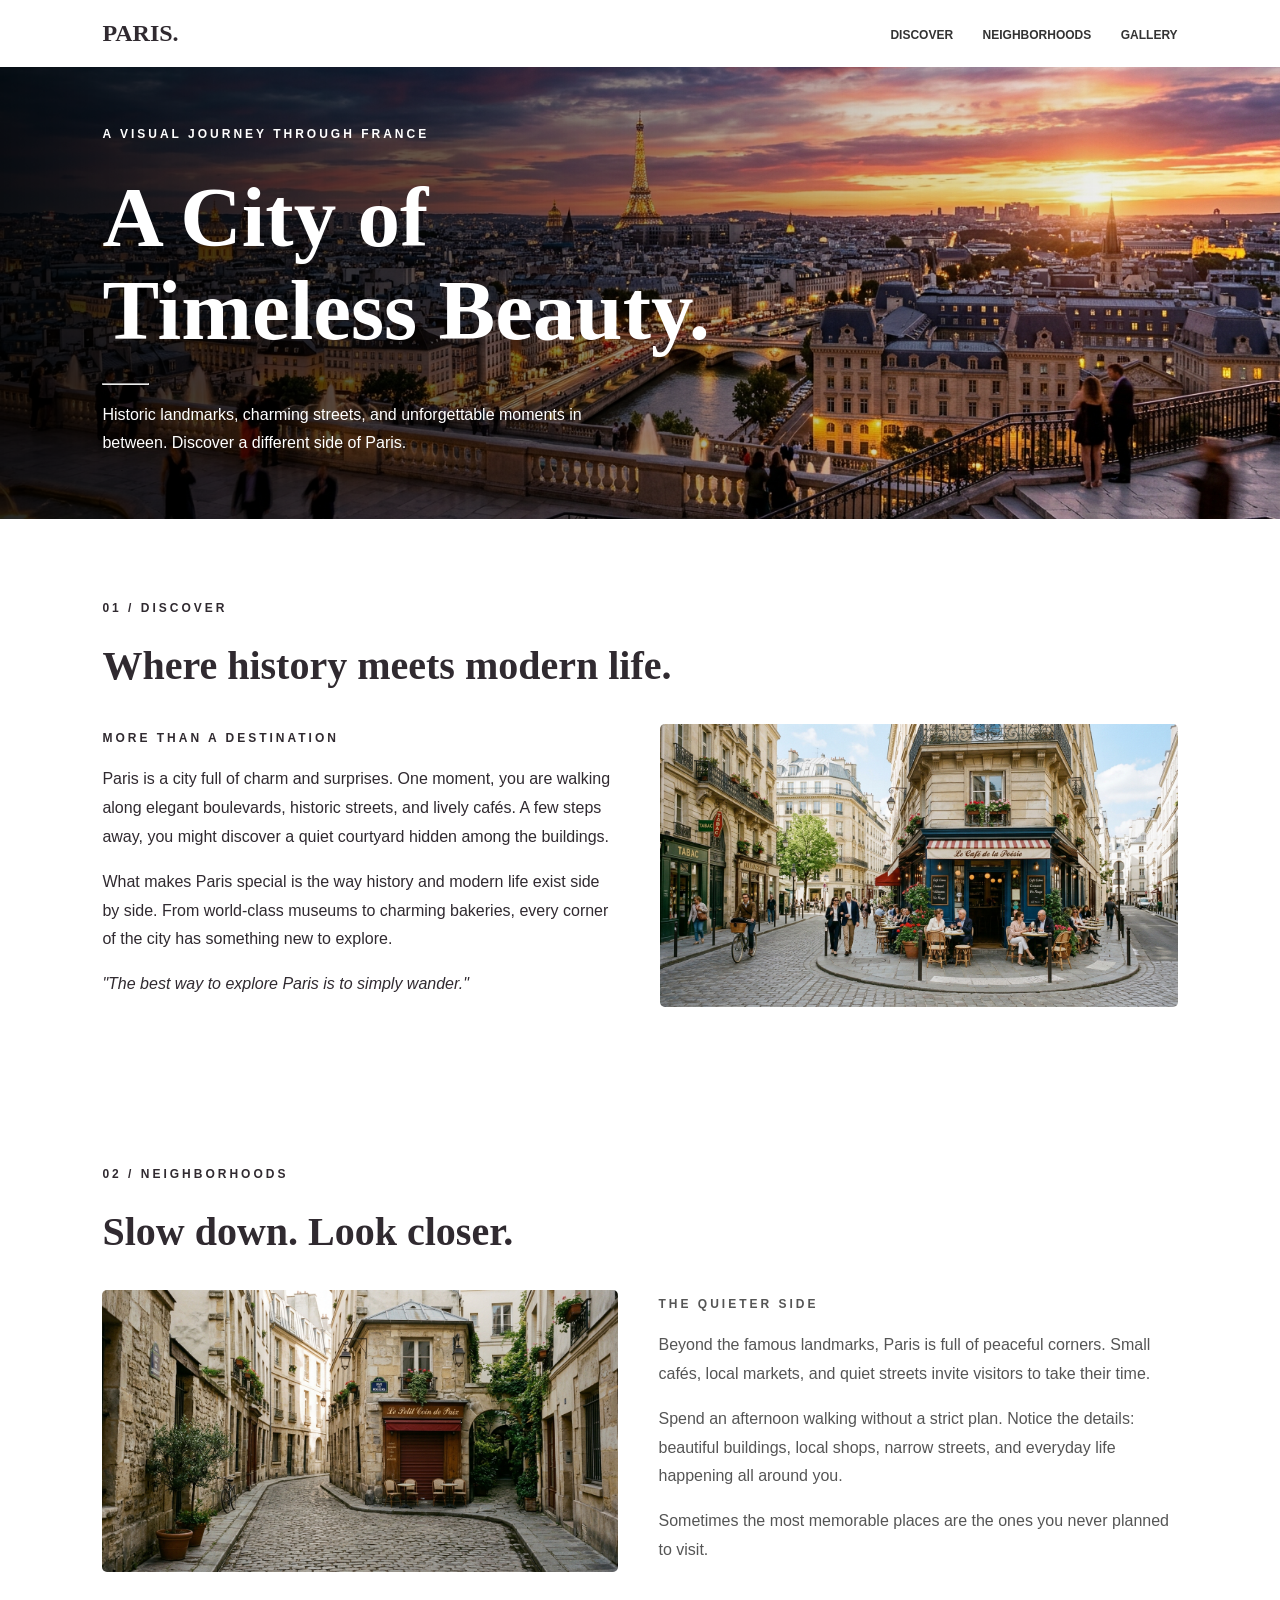
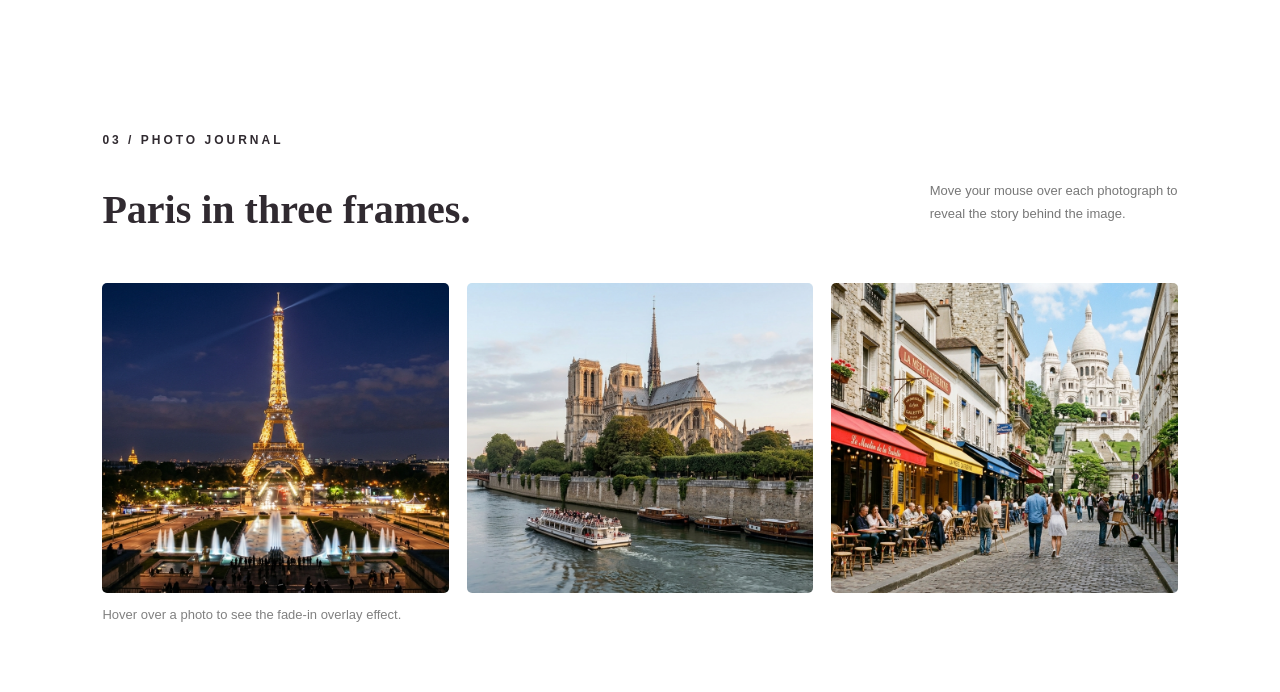
<file: paris_travel1/index.html>
<!DOCTYPE html>
<html lang="en">
<head>
    <meta charset="UTF-8">
    <meta name="viewport" content="width=device-width, initial-scale=1.0">
    <title>Paris | Travel Journal</title>
    <link rel="stylesheet" href="style.css">
</head>

<body>
    <!-- Navigation -->
    <div class="nav">
        <h2>PARIS.</h2>
        <div>
            <a href="#discover">DISCOVER</a>
            <a href="#neighborhoods">NEIGHBORHOODS</a>
            <a href="#gallery">GALLERY</a>
        </div>
    </div>

    <!-- Hero -->
    <div class="hero">
        <div class="hero-content">
            <p class="small">A VISUAL JOURNEY THROUGH FRANCE</p>
            <h1>A City of<br>Timeless Beauty.</h1>
            <hr width="45" align="left">
            <p>
                Historic landmarks, charming streets, and unforgettable moments in<br>
                between. Discover a different side of Paris.
            </p>
        </div>
    </div>

    <!-- Discover -->
    <div class="content" id="discover">
        <p class="small">01 / DISCOVER</p>
        <h1>Where history meets modern life.</h1>

        <div class="columns">
            <div class="left">
                <p class="small">MORE THAN A DESTINATION</p>
                <p>
                    Paris is a city full of charm and surprises.
                    One moment, you are walking along elegant boulevards,
                    historic streets, and lively caf&eacute;s. A few
                    steps away, you might discover a quiet courtyard
                    hidden among the buildings.
                </p>
                <p>
                    What makes Paris special is the way history and
                    modern life exist side by side. From world-class museums
                    to charming bakeries, every corner of the city
                    has something new to explore.
                </p>
                <p><i>"The best way to explore Paris is to simply wander."</i></p>
            </div>
            <div class="right">
                <img src="paris2.jpg" alt="Paris cityscape">
            </div>
        </div>
    </div>

    <!-- Neighborhoods -->
    <div class="neighborhoods" id="neighborhoods">
        <p class="small">02 / NEIGHBORHOODS</p>
        <h1>Slow down. Look closer.</h1>

        <div class="neighborhood-content">
            <img src="paris3.jpg" alt="A charming Paris street">
            <div class="neighborhood-text">
                <p class="small">THE QUIETER SIDE</p>
                <p>
                    Beyond the famous landmarks,
                    Paris is full of peaceful corners. Small caf&eacute;s,
                    local markets, and quiet streets invite
                    visitors to take their time.
                </p>
                <p>
                    Spend an afternoon walking without a strict plan.
                    Notice the details: beautiful buildings, local shops,
                    narrow streets, and everyday life happening all
                    around you.
                </p>
                <p>
                    Sometimes the most memorable places are the ones
                    you never planned to visit.
                </p>
            </div>
        </div>
    </div>

    <!-- Photo Journal -->
    <div class="gallery" id="gallery">
        <p class="small">03 / PHOTO JOURNAL</p>
        <div class="gallery-header">
            <h1>Paris in three frames.</h1>
            <p>
                Move your mouse over each photograph to<br>
                reveal the story behind the image.
            </p>
        </div>

        <div class="photos">
            <div class="photo">
                <img src="paris4.jpg" alt="Eiffel Tower glowing at night">
                <div class="photo-overlay">
                    <div class="photo-text">
                        <b>City Lights</b><br>
                        The romance of Paris.
                    </div>
                </div>
            </div>

            <div class="photo">
                <img src="paris5.jpg" alt="Notre-Dame Cathedral beside the Seine">
                <div class="photo-overlay">
                    <div class="photo-text">
                        <b>Notre-Dame</b><br>
                        A timeless masterpiece.
                    </div>
                </div>
            </div>

            <div class="photo">
                <img src="paris6.jpg" alt="Caf��s and streets in Montmartre">
                <div class="photo-overlay">
                    <div class="photo-text">
                        <b>Montmartre</b><br>
                        Art, culture, and charm.
                    </div>
                </div>
            </div>
        </div>

        <p class="gallery-note">
            Hover over a photo to see the fade-in overlay effect.
        </p>
    </div>
</file>
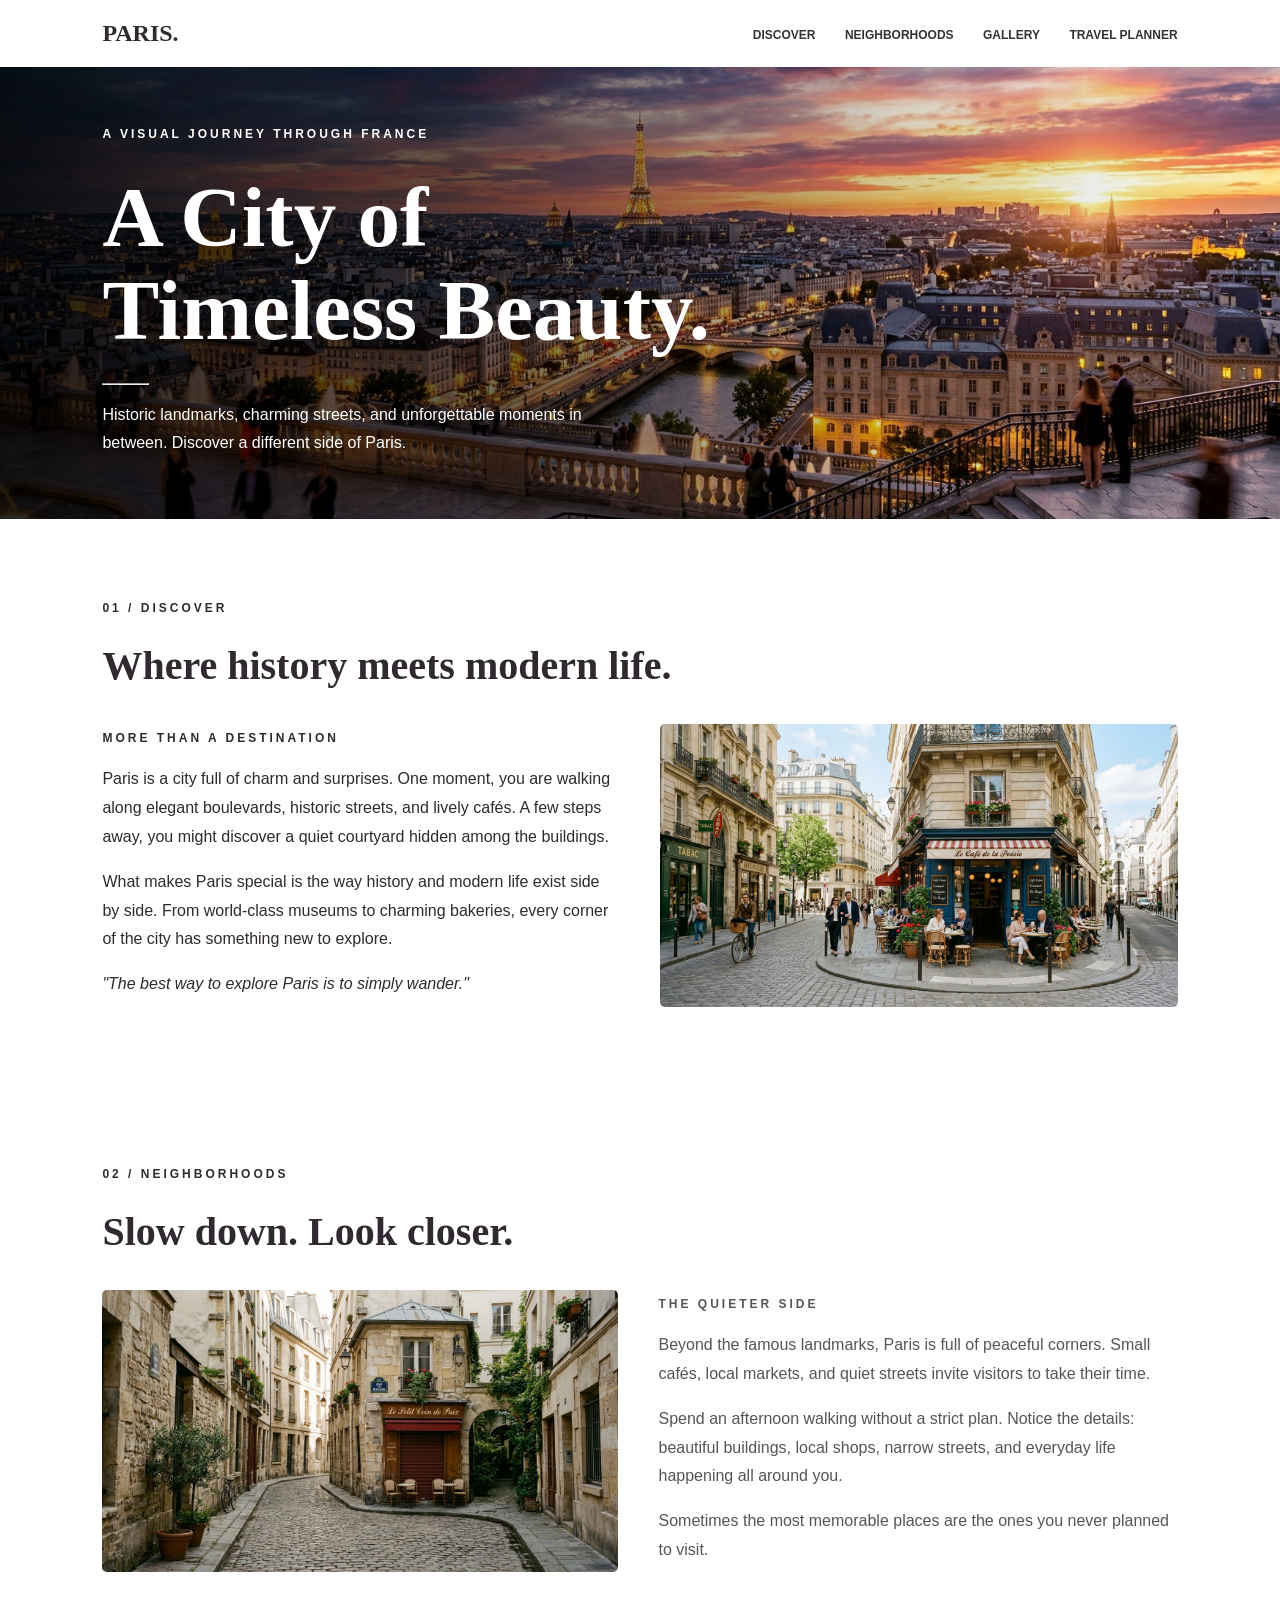
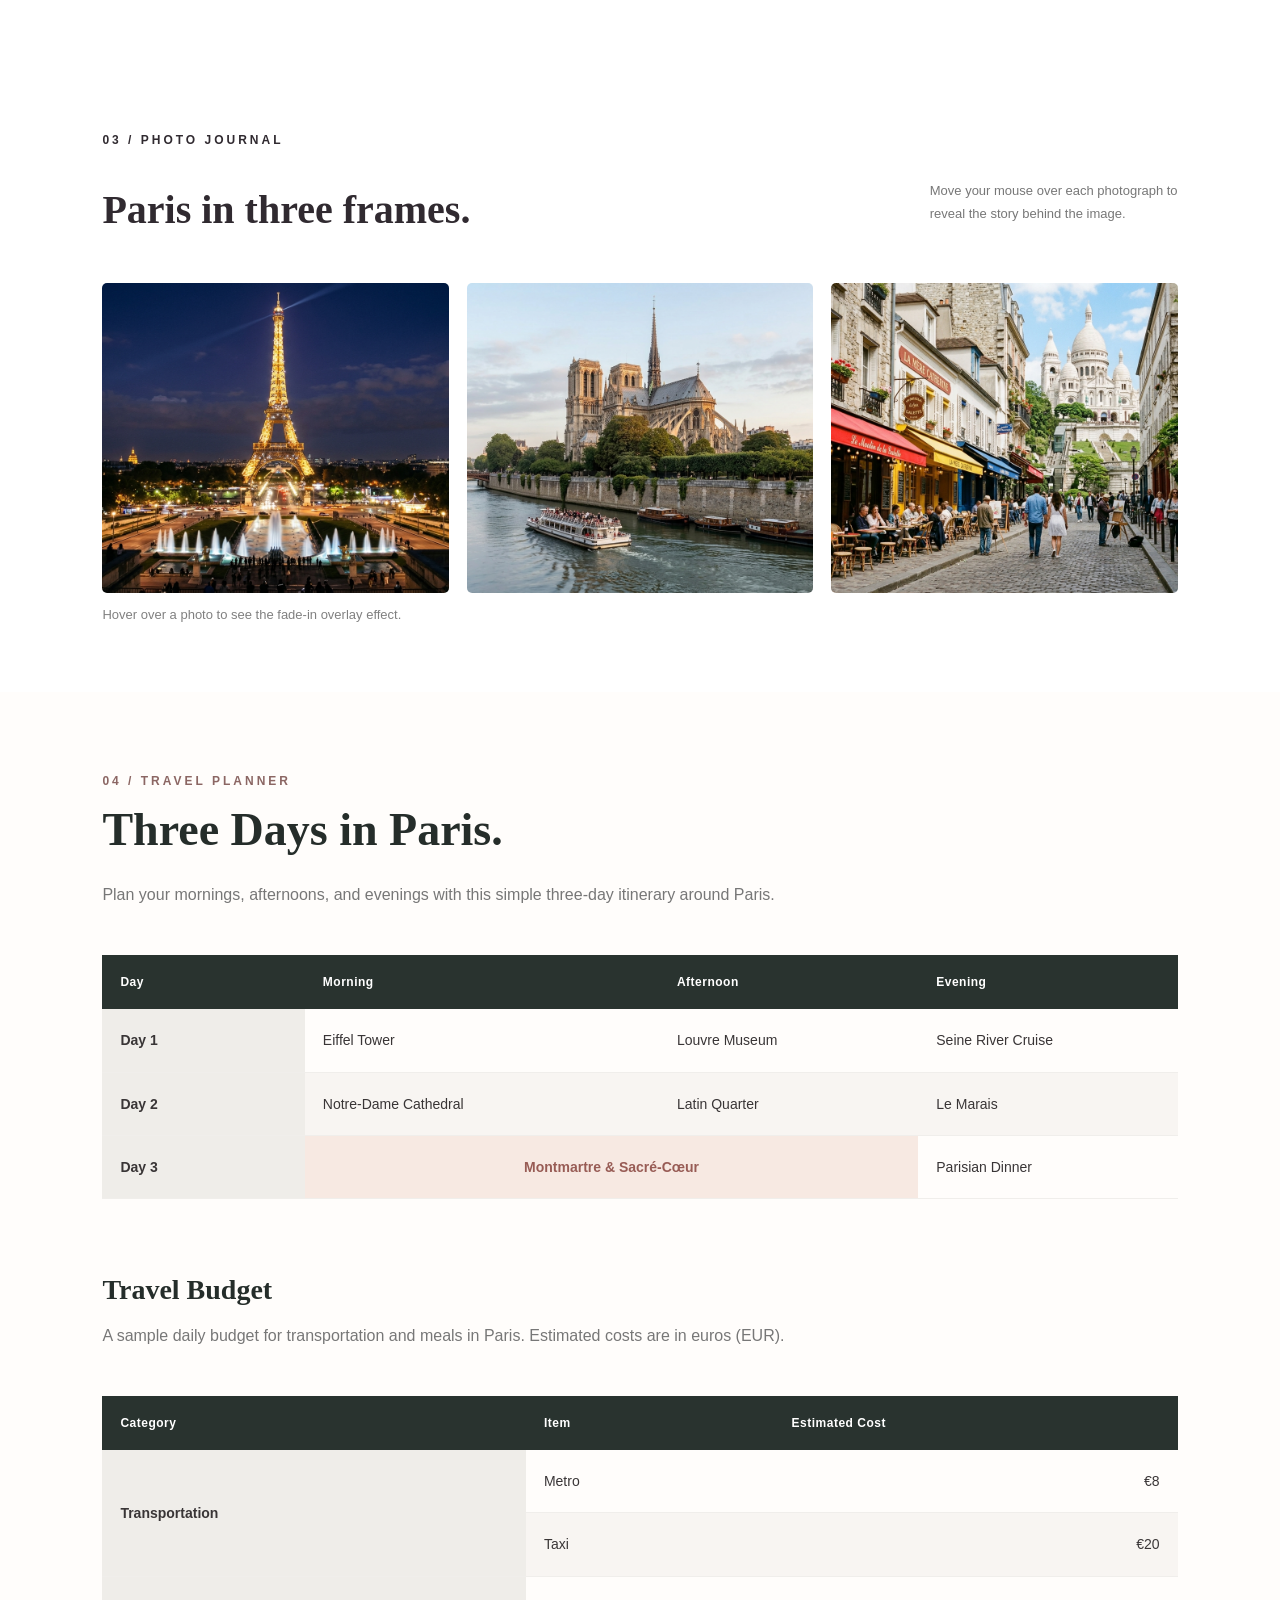
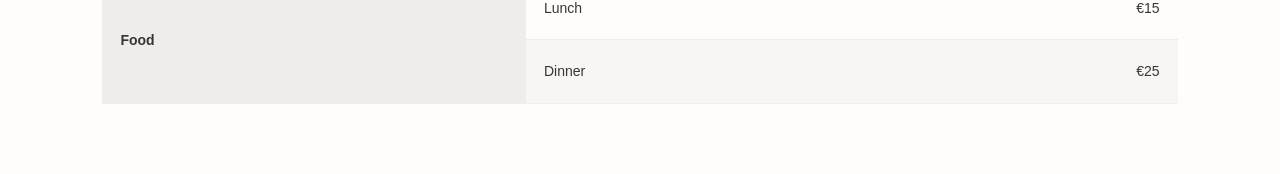
<file: paris_travel2/index.html>
<!DOCTYPE html>
<html lang="en">
<head>
    <meta charset="UTF-8">
    <meta name="viewport" content="width=device-width, initial-scale=1.0">
    <title>Paris | Travel Journal</title>
    <link rel="stylesheet" href="style.css">
</head>

<body>
    <!-- Navigation -->
    <div class="nav">
        <h2>PARIS.</h2>
        <div>
            <a href="#discover">DISCOVER</a>
            <a href="#neighborhoods">NEIGHBORHOODS</a>
            <a href="#gallery">GALLERY</a>
            <a href="#travel-planner">TRAVEL PLANNER</a>
        </div>
    </div>

    <!-- Hero -->
    <div class="hero">
        <div class="hero-content">
            <p class="small">A VISUAL JOURNEY THROUGH FRANCE</p>
            <h1>A City of<br>Timeless Beauty.</h1>
            <hr width="45" align="left">
            <p>
                Historic landmarks, charming streets, and unforgettable moments in<br>
                between. Discover a different side of Paris.
            </p>
        </div>
    </div>

    <!-- Discover -->
    <div class="content" id="discover">
        <p class="small">01 / DISCOVER</p>
        <h1>Where history meets modern life.</h1>

        <div class="columns">
            <div class="left">
                <p class="small">MORE THAN A DESTINATION</p>
                <p>
                    Paris is a city full of charm and surprises.
                    One moment, you are walking along elegant boulevards,
                    historic streets, and lively caf&eacute;s. A few
                    steps away, you might discover a quiet courtyard
                    hidden among the buildings.
                </p>
                <p>
                    What makes Paris special is the way history and
                    modern life exist side by side. From world-class museums
                    to charming bakeries, every corner of the city
                    has something new to explore.
                </p>
                <p><i>"The best way to explore Paris is to simply wander."</i></p>
            </div>
            <div class="right">
                <img src="paris2.jpg" alt="Paris cityscape">
            </div>
        </div>
    </div>

    <!-- Neighborhoods -->
    <div class="neighborhoods" id="neighborhoods">
        <p class="small">02 / NEIGHBORHOODS</p>
        <h1>Slow down. Look closer.</h1>

        <div class="neighborhood-content">
            <img src="paris3.jpg" alt="A charming Paris street">
            <div class="neighborhood-text">
                <p class="small">THE QUIETER SIDE</p>
                <p>
                    Beyond the famous landmarks,
                    Paris is full of peaceful corners. Small caf&eacute;s,
                    local markets, and quiet streets invite
                    visitors to take their time.
                </p>
                <p>
                    Spend an afternoon walking without a strict plan.
                    Notice the details: beautiful buildings, local shops,
                    narrow streets, and everyday life happening all
                    around you.
                </p>
                <p>
                    Sometimes the most memorable places are the ones
                    you never planned to visit.
                </p>
            </div>
        </div>
    </div>

    <!-- Photo Journal -->
    <div class="gallery" id="gallery">
        <p class="small">03 / PHOTO JOURNAL</p>
        <div class="gallery-header">
            <h1>Paris in three frames.</h1>
            <p>
                Move your mouse over each photograph to<br>
                reveal the story behind the image.
            </p>
        </div>

        <div class="photos">
            <div class="photo">
                <img src="paris4.jpg" alt="Eiffel Tower glowing at night">
                <div class="photo-overlay">
                    <div class="photo-text">
                        <b>City Lights</b><br>
                        The romance of Paris.
                    </div>
                </div>
            </div>

            <div class="photo">
                <img src="paris5.jpg" alt="Notre-Dame Cathedral beside the Seine">
                <div class="photo-overlay">
                    <div class="photo-text">
                        <b>Notre-Dame</b><br>
                        A timeless masterpiece.
                    </div>
                </div>
            </div>

            <div class="photo">
                <img src="paris6.jpg" alt="Caf��s and streets in Montmartre">
                <div class="photo-overlay">
                    <div class="photo-text">
                        <b>Montmartre</b><br>
                        Art, culture, and charm.
                    </div>
                </div>
            </div>
        </div>

        <p class="gallery-note">
            Hover over a photo to see the fade-in overlay effect.
        </p>
    </div>

    <!-- Travel Planner -->
    <div class="travel-planner" id="travel-planner">
        <p class="section-label">04 / TRAVEL PLANNER</p>
        <h1>Three Days in Paris.</h1>
        <p class="description">
            Plan your mornings, afternoons, and evenings with this
            simple three-day itinerary around Paris.
        </p>

        <table class="travel-table">
            <thead>
                <tr>
                    <th style="width: 18%;">Day</th>
                    <th style="width: 34%;">Morning</th>
                    <th style="width: 24%;">Afternoon</th>
                    <th style="width: 24%;">Evening</th>
                </tr>
            </thead>
            <tbody>
                <tr>
                    <td class="day">Day 1</td>
                    <td>Eiffel Tower</td>
                    <td>Louvre Museum</td>
                    <td>Seine River Cruise</td>
                </tr>
                <tr>
                    <td class="day">Day 2</td>
                    <td>Notre-Dame Cathedral</td>
                    <td>Latin Quarter</td>
                    <td>Le Marais</td>
                </tr>
                <tr>
                    <td class="day">Day 3</td>
                    <td colspan="2" class="highlight">Montmartre &amp; Sacr&eacute;-C&oelig;ur</td>
                    <td>Parisian Dinner</td>
                </tr>
            </tbody>
        </table>

        <h2>Travel Budget</h2>
        <p class="description">
            A sample daily budget for transportation and meals in Paris.
            Estimated costs are in euros (EUR).
        </p>

        <table class="travel-table">
            <thead>
                <tr>
                    <th style="width: 40%;">Category</th>
                    <th style="width: 22%;">Item</th>
                    <th style="width: 38%;">Estimated Cost</th>
                </tr>
            </thead>
            <tbody>
                <tr>
                    <td class="category" rowspan="2">Transportation</td>
                    <td>Metro</td>
                    <td class="cost">&euro;8</td>
                </tr>
                <tr>
                    <td>Taxi</td>
                    <td class="cost">&euro;20</td>
                </tr>
                <tr>
                    <td class="category" rowspan="2">Food</td>
                    <td>Lunch</td>
                    <td class="cost">&euro;15</td>
                </tr>
                <tr>
                    <td>Dinner</td>
                    <td class="cost">&euro;25</td>
                </tr>
            </tbody>
        </table>
    </div>
</body>
</html>
</file>
<file: paris_travel1/style.css>
body {
            margin: 0;
            font-family: Arial, sans-serif;
            color: #302a30;
        }

        .nav {
            background: #fff;
            padding: 20px 8%;
            display: flex;
            justify-content: space-between;
            align-items: center;
            gap: 20px;
        }

        .nav h2 {
            font-family: Georgia, serif;
            margin: 0;
        }

        .nav a {
            color: #333;
            text-decoration: none;
            margin-left: 25px;
            font-size: 12px;
            font-weight: bold;
        }

        .nav a:hover { color: #a06b7d; }

        .hero {
            min-height: 440px;
            background-image:
                linear-gradient(to right, rgba(0,0,0,.85) 0%, rgba(0,0,0,.6) 35%, rgba(0,0,0,.15) 70%, transparent 100%),
                url("paris1.jpg");
            background-size: cover;
            background-position: center;
            color: white;
            display: flex;
            align-items: center;
        }

        .hero-content { padding: 45px 8%; }

        .hero h1 {
            font-family: Georgia, serif;
            font-size: 85px;
            line-height: 1.1;
            margin: 25px 0;
        }

        .small {
            font-size: 12px;
            font-weight: bold;
            letter-spacing: 3px;
        }

        .hero p { line-height: 1.8; }

        .content, .neighborhoods, .gallery, .travel-planner {
            padding: 70px 8%;
        }

        .content h1, .neighborhoods h1, .gallery h1 {
            font-family: Georgia, serif;
            font-size: 40px;
        }

        .columns, .neighborhood-content {
            display: flex;
            gap: 40px;
            align-items: center;
        }

        .left, .right { width: 50%; }

        .left { line-height: 1.8; }

        .right img, .neighborhood-content img {
            width: 100%;
            border-radius: 5px;
            display: block;
        }

        .neighborhood-content img { width: 48%; }

        .neighborhood-text {
            width: 50%;
            line-height: 1.8;
            color: #555;
        }

        .gallery-header {
            display: flex;
            justify-content: space-between;
            align-items: center;
            gap: 25px;
        }

        .gallery-header p {
            color: #777;
            font-size: 13px;
            line-height: 1.7;
        }

        .photos {
            display: grid;
            grid-template-columns: repeat(3, minmax(0, 1fr));
            gap: 18px;
            width: 100%;
        }

        .photo {
            position: relative;
            width: 100%;
            min-width: 0;
            height: 310px;
            overflow: hidden;
            border-radius: 5px;
            isolation: isolate;
        }

        .photo img {
            display: block;
            width: 100%;
            height: 100%;
            max-width: 100%;
            object-fit: cover;
            object-position: center;
        }

        .photo-overlay {
            position: absolute;
            inset: 0;
            background: rgba(20, 15, 35, .75);
            opacity: 0;
            transition: opacity .5s;
        }

        .photo:hover .photo-overlay { opacity: 1; }

        .photo-text {
            position: absolute;
            bottom: 20px;
            left: 20px;
            right: 15px;
            color: white;
            font-size: 20px;
            line-height: 1.5;
        }

        /* Travel Planner */
        .travel-planner { background: #fffdfb; }

        .section-label {
            font-size: 12px;
            font-weight: bold;
            letter-spacing: 3px;
            color: #8b6663;
        }

        .travel-planner h1 {
            font-family: Georgia, serif;
            font-size: 46px;
            margin: 15px 0 25px;
            color: #252d2a;
        }

        .travel-planner h2 {
            font-family: Georgia, serif;
            font-size: 28px;
            margin: 75px 0 15px;
            color: #252d2a;
        }

        .description {
            color: #777;
            line-height: 1.8;
            margin-bottom: 45px;
        }

        .travel-table {
            width: 100%;
            border-collapse: separate;
            border-spacing: 0;
            table-layout: fixed;
            font-size: 14px;
            color: #393536;
        }

        .travel-table th {
            background: #29332f;
            color: white;
            text-align: left;
            padding: 20px 18px;
            font-size: 12px;
            letter-spacing: .5px;
        }

        .travel-table td {
            padding: 20px 18px;
            border-bottom: 1px solid #f0eeeb;
            line-height: 1.6;
        }

        .travel-table tbody tr:nth-child(even) td { background: #f8f5f2; }

        .travel-table .day, .travel-table .category {
            background: #efede9;
            font-weight: bold;
        }

        .travel-table tbody tr:nth-child(even) .day,
        .travel-table tbody tr:nth-child(even) .category { background: #efede9; }

        .travel-table .highlight {
            background: #f7e9e2;
            color: #985c55;
            text-align: center;
            font-weight: bold;
        }

        .travel-table .cost { text-align: right; white-space: nowrap; }

        @media (max-width: 760px) {
            .nav {
                align-items: flex-start;
                flex-direction: column;
                padding: 20px 5%;
            }

            .nav a { display: inline-block; margin: 10px 14px 0 0; }
            .hero h1 { font-size: 58px; }

            .content, .neighborhoods, .gallery, .travel-planner {
                padding: 45px 5%;
            }

            .columns, .neighborhood-content {
                flex-direction: column;
                gap: 25px;
            }

            .left, .right, .neighborhood-content img, .neighborhood-text { width: 100%; }

            .gallery-header {
                align-items: flex-start;
                flex-direction: column;
                gap: 0;
            }

            .photos {
                grid-template-columns: minmax(0, 1fr);
                gap: 18px;
            }
            .photo { width: 100%; height: 280px; }
            .travel-planner h1 { font-size: 36px; }
            .travel-planner h2 { font-size: 25px; margin-top: 50px; }

            .travel-table { font-size: 12px; }
            .travel-table th, .travel-table td {
                padding: 12px 8px;
                overflow-wrap: anywhere;
            }
        }

/* Small helper text under the photo gallery */
.gallery-note {
    color: gray;
    font-size: 13px;
}



/* Gallery layout fixes */
.gallery,
.gallery * {
    box-sizing: border-box;
}

.gallery-header h1 {
    min-width: 0;
}

.gallery-header p {
    max-width: 330px;
    margin-top: 0;
}

.gallery-note {
    margin: 14px 0 0;
}

@media (min-width: 761px) {
    .gallery-header {
        margin-bottom: 24px;
    }
}

@media (max-width: 760px) {
    .gallery-header p {
        max-width: 100%;
    }
}

/* Final fix: gallery cards must use clean photo assets and never overlap */
.gallery .photos {
    display: grid !important;
    grid-template-columns: repeat(3, minmax(0, 1fr));
    gap: 18px;
    width: 100%;
    align-items: stretch;
}
.gallery .photo {
    position: relative;
    display: block;
    width: 100%;
    min-width: 0;
    height: 310px;
    margin: 0;
    padding: 0;
    overflow: hidden;
    border-radius: 5px;
    box-sizing: border-box;
}
.gallery .photo img {
    position: absolute;
    inset: 0;
    display: block;
    width: 100%;
    height: 100%;
    max-width: none;
    object-fit: cover;
    object-position: center;
}
.gallery .photo-overlay {
    position: absolute;
    inset: 0;
    z-index: 1;
}
@media (max-width: 760px) {
    .gallery .photos {
        grid-template-columns: minmax(0, 1fr);
    }
    .gallery .photo {
        height: 280px;
    }
}
</file>
<file: paris_travel2/style.css>
body {
            margin: 0;
            font-family: Arial, sans-serif;
            color: #302a30;
        }

        .nav {
            background: #fff;
            padding: 20px 8%;
            display: flex;
            justify-content: space-between;
            align-items: center;
            gap: 20px;
        }

        .nav h2 {
            font-family: Georgia, serif;
            margin: 0;
        }

        .nav a {
            color: #333;
            text-decoration: none;
            margin-left: 25px;
            font-size: 12px;
            font-weight: bold;
        }

        .nav a:hover { color: #a06b7d; }

        .hero {
            min-height: 440px;
            background-image:
                linear-gradient(to right, rgba(0,0,0,.85) 0%, rgba(0,0,0,.6) 35%, rgba(0,0,0,.15) 70%, transparent 100%),
                url("paris1.jpg");
            background-size: cover;
            background-position: center;
            color: white;
            display: flex;
            align-items: center;
        }

        .hero-content { padding: 45px 8%; }

        .hero h1 {
            font-family: Georgia, serif;
            font-size: 85px;
            line-height: 1.1;
            margin: 25px 0;
        }

        .small {
            font-size: 12px;
            font-weight: bold;
            letter-spacing: 3px;
        }

        .hero p { line-height: 1.8; }

        .content, .neighborhoods, .gallery, .travel-planner {
            padding: 70px 8%;
        }

        .content h1, .neighborhoods h1, .gallery h1 {
            font-family: Georgia, serif;
            font-size: 40px;
        }

        .columns, .neighborhood-content {
            display: flex;
            gap: 40px;
            align-items: center;
        }

        .left, .right { width: 50%; }

        .left { line-height: 1.8; }

        .right img, .neighborhood-content img {
            width: 100%;
            border-radius: 5px;
            display: block;
        }

        .neighborhood-content img { width: 48%; }

        .neighborhood-text {
            width: 50%;
            line-height: 1.8;
            color: #555;
        }

        .gallery-header {
            display: flex;
            justify-content: space-between;
            align-items: center;
            gap: 25px;
        }

        .gallery-header p {
            color: #777;
            font-size: 13px;
            line-height: 1.7;
        }

        .photos {
            display: grid;
            grid-template-columns: repeat(3, minmax(0, 1fr));
            gap: 18px;
            width: 100%;
        }

        .photo {
            position: relative;
            width: 100%;
            min-width: 0;
            height: 310px;
            overflow: hidden;
            border-radius: 5px;
            isolation: isolate;
        }

        .photo img {
            display: block;
            width: 100%;
            height: 100%;
            max-width: 100%;
            object-fit: cover;
            object-position: center;
        }

        .photo-overlay {
            position: absolute;
            inset: 0;
            background: rgba(20, 15, 35, .75);
            opacity: 0;
            transition: opacity .5s;
        }

        .photo:hover .photo-overlay { opacity: 1; }

        .photo-text {
            position: absolute;
            bottom: 20px;
            left: 20px;
            right: 15px;
            color: white;
            font-size: 20px;
            line-height: 1.5;
        }

        /* Travel Planner */
        .travel-planner { background: #fffdfb; }

        .section-label {
            font-size: 12px;
            font-weight: bold;
            letter-spacing: 3px;
            color: #8b6663;
        }

        .travel-planner h1 {
            font-family: Georgia, serif;
            font-size: 46px;
            margin: 15px 0 25px;
            color: #252d2a;
        }

        .travel-planner h2 {
            font-family: Georgia, serif;
            font-size: 28px;
            margin: 75px 0 15px;
            color: #252d2a;
        }

        .description {
            color: #777;
            line-height: 1.8;
            margin-bottom: 45px;
        }

        .travel-table {
            width: 100%;
            border-collapse: separate;
            border-spacing: 0;
            table-layout: fixed;
            font-size: 14px;
            color: #393536;
        }

        .travel-table th {
            background: #29332f;
            color: white;
            text-align: left;
            padding: 20px 18px;
            font-size: 12px;
            letter-spacing: .5px;
        }

        .travel-table td {
            padding: 20px 18px;
            border-bottom: 1px solid #f0eeeb;
            line-height: 1.6;
        }

        .travel-table tbody tr:nth-child(even) td { background: #f8f5f2; }

        .travel-table .day, .travel-table .category {
            background: #efede9;
            font-weight: bold;
        }

        .travel-table tbody tr:nth-child(even) .day,
        .travel-table tbody tr:nth-child(even) .category { background: #efede9; }

        .travel-table .highlight {
            background: #f7e9e2;
            color: #985c55;
            text-align: center;
            font-weight: bold;
        }

        .travel-table .cost { text-align: right; white-space: nowrap; }

        @media (max-width: 760px) {
            .nav {
                align-items: flex-start;
                flex-direction: column;
                padding: 20px 5%;
            }

            .nav a { display: inline-block; margin: 10px 14px 0 0; }
            .hero h1 { font-size: 58px; }

            .content, .neighborhoods, .gallery, .travel-planner {
                padding: 45px 5%;
            }

            .columns, .neighborhood-content {
                flex-direction: column;
                gap: 25px;
            }

            .left, .right, .neighborhood-content img, .neighborhood-text { width: 100%; }

            .gallery-header {
                align-items: flex-start;
                flex-direction: column;
                gap: 0;
            }

            .photos {
                grid-template-columns: minmax(0, 1fr);
                gap: 18px;
            }
            .photo { width: 100%; height: 280px; }
            .travel-planner h1 { font-size: 36px; }
            .travel-planner h2 { font-size: 25px; margin-top: 50px; }

            .travel-table { font-size: 12px; }
            .travel-table th, .travel-table td {
                padding: 12px 8px;
                overflow-wrap: anywhere;
            }
        }

/* Small helper text under the photo gallery */
.gallery-note {
    color: gray;
    font-size: 13px;
}



/* Gallery layout fixes */
.gallery,
.gallery * {
    box-sizing: border-box;
}

.gallery-header h1 {
    min-width: 0;
}

.gallery-header p {
    max-width: 330px;
    margin-top: 0;
}

.gallery-note {
    margin: 14px 0 0;
}

@media (min-width: 761px) {
    .gallery-header {
        margin-bottom: 24px;
    }
}

@media (max-width: 760px) {
    .gallery-header p {
        max-width: 100%;
    }
}

/* Final fix: gallery cards must use clean photo assets and never overlap */
.gallery .photos {
    display: grid !important;
    grid-template-columns: repeat(3, minmax(0, 1fr));
    gap: 18px;
    width: 100%;
    align-items: stretch;
}
.gallery .photo {
    position: relative;
    display: block;
    width: 100%;
    min-width: 0;
    height: 310px;
    margin: 0;
    padding: 0;
    overflow: hidden;
    border-radius: 5px;
    box-sizing: border-box;
}
.gallery .photo img {
    position: absolute;
    inset: 0;
    display: block;
    width: 100%;
    height: 100%;
    max-width: none;
    object-fit: cover;
    object-position: center;
}
.gallery .photo-overlay {
    position: absolute;
    inset: 0;
    z-index: 1;
}
@media (max-width: 760px) {
    .gallery .photos {
        grid-template-columns: minmax(0, 1fr);
    }
    .gallery .photo {
        height: 280px;
    }
}
</file>
